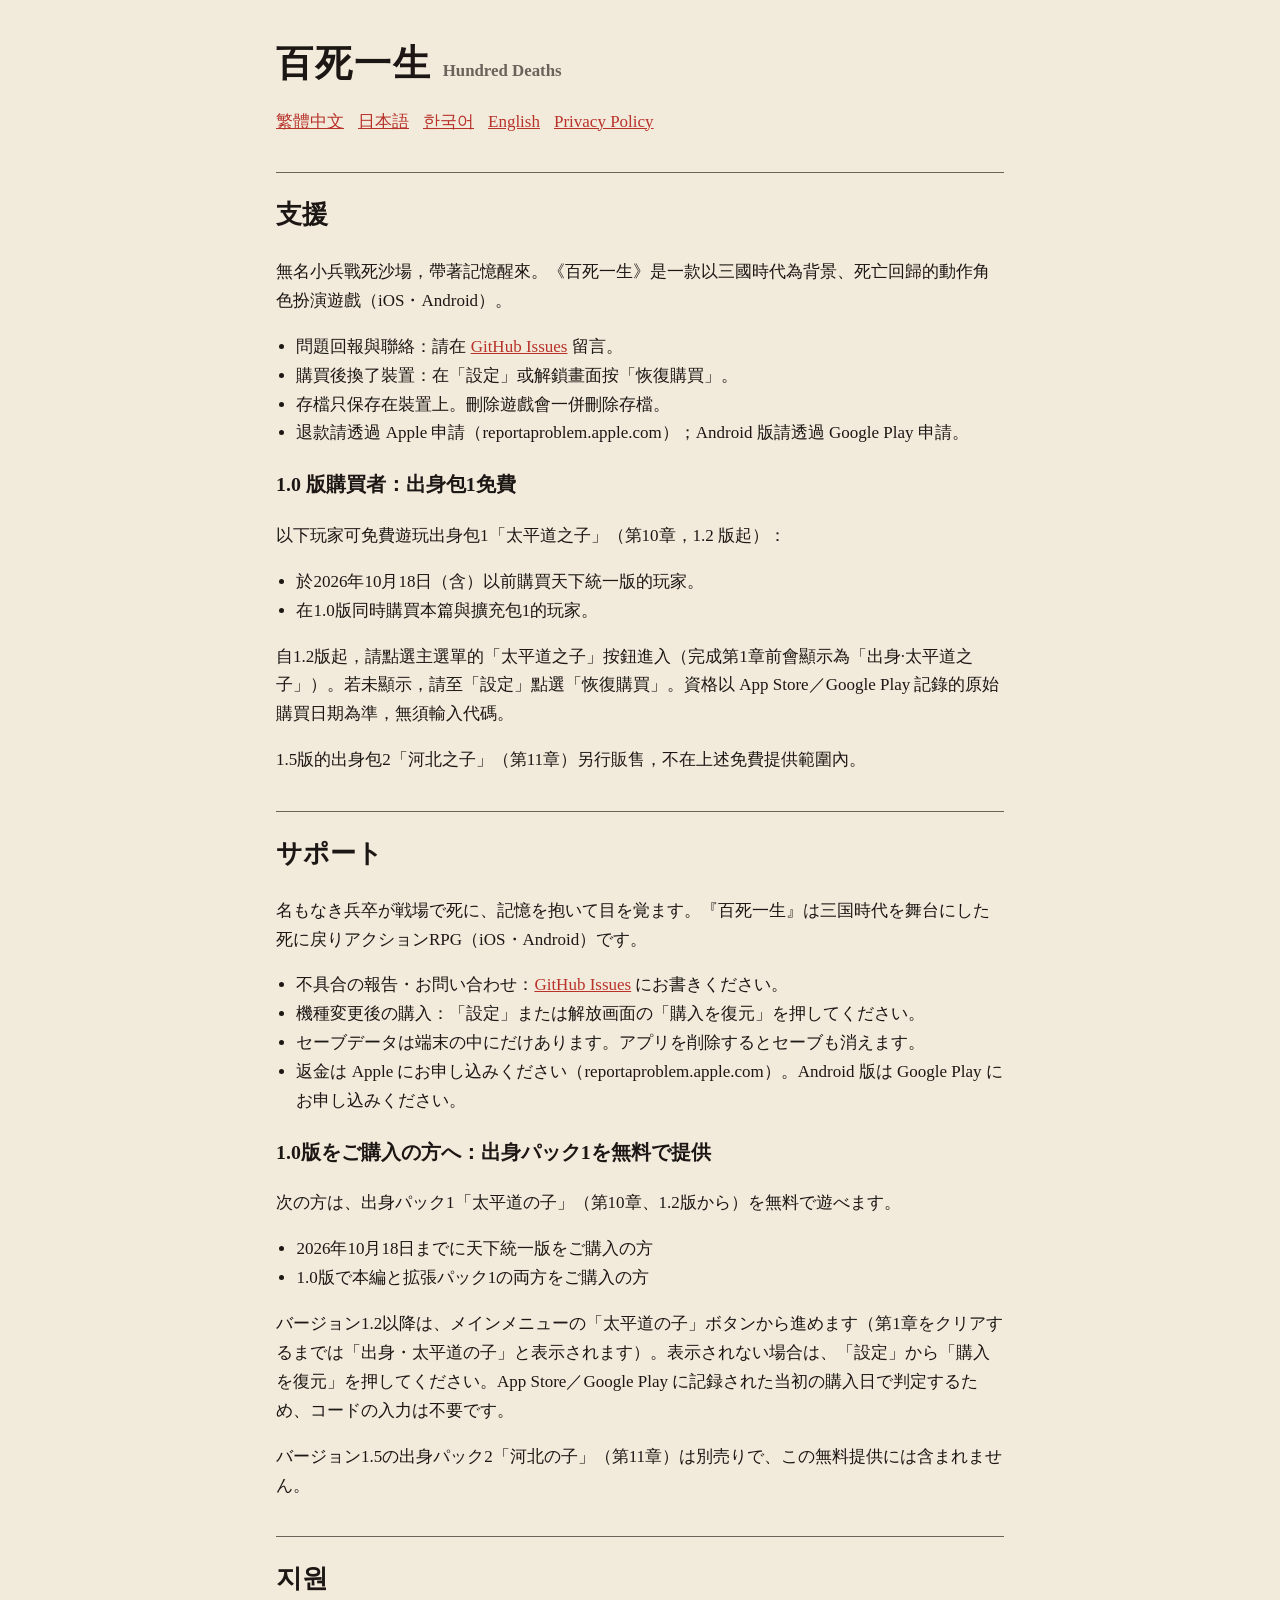
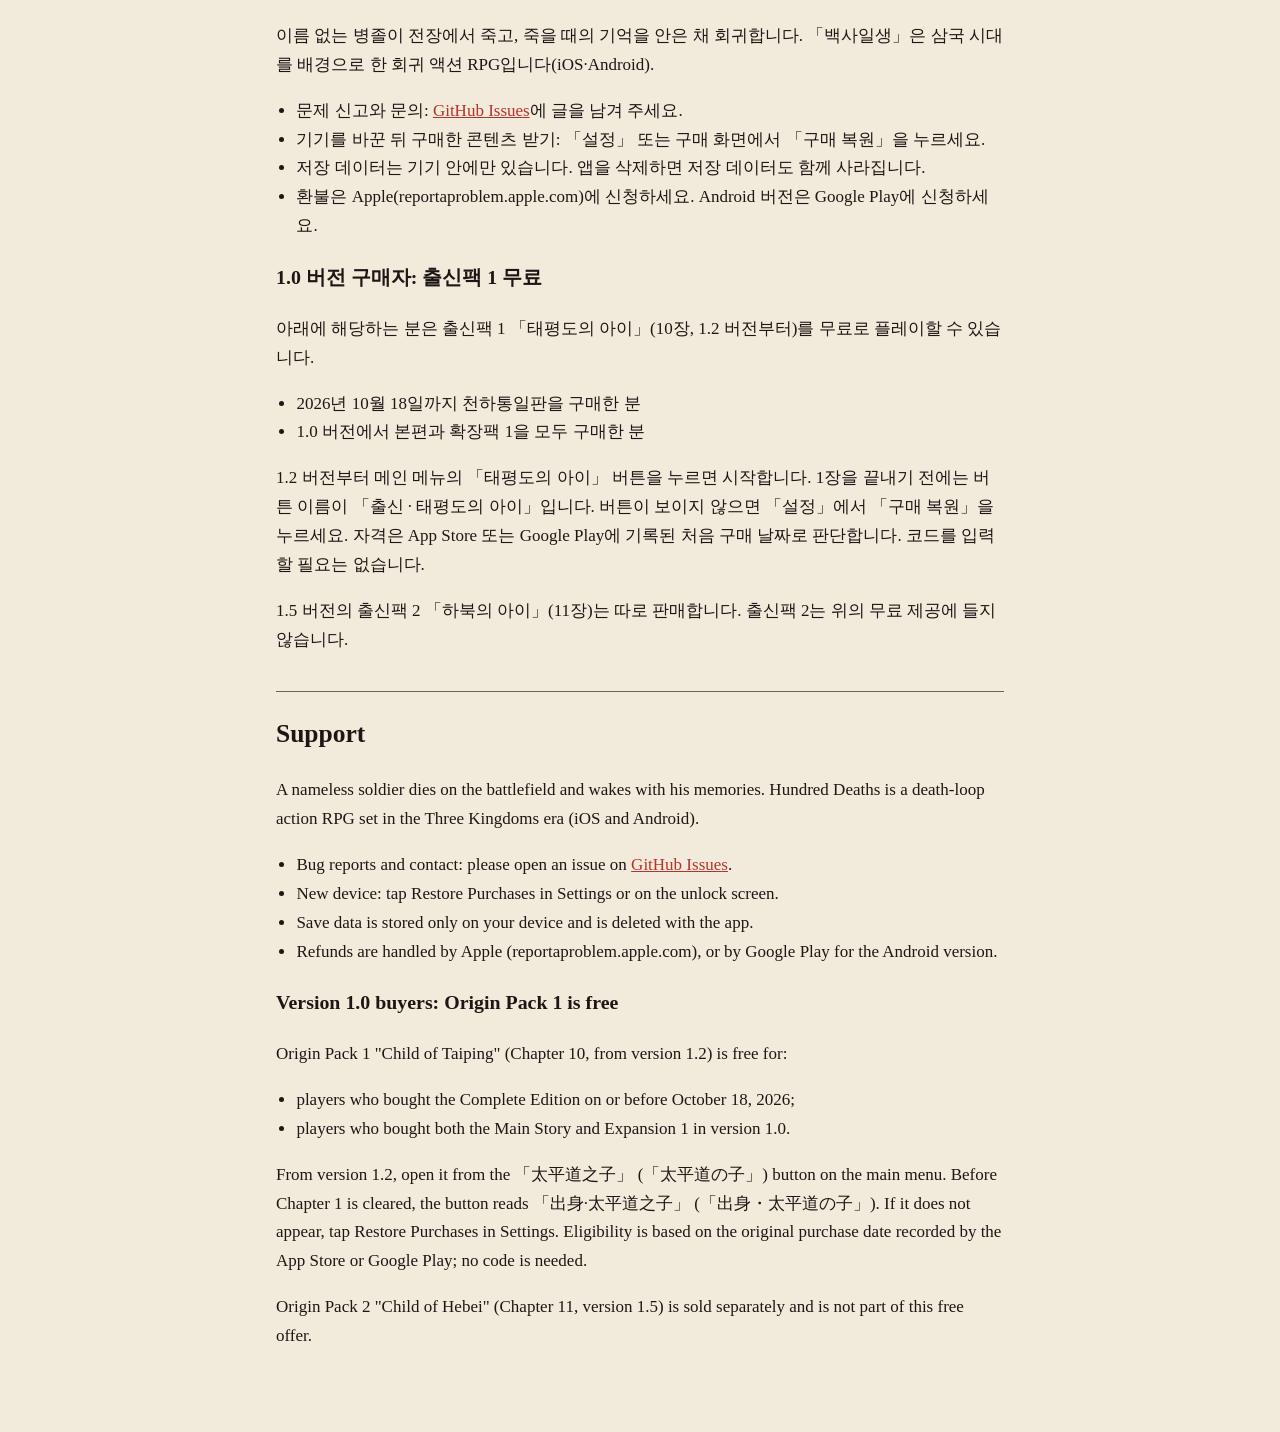
<file: index.html>
<!doctype html>
<html lang="zh-Hant">
<head>
<meta charset="utf-8">
<meta name="viewport" content="width=device-width, initial-scale=1">
<title>百死一生 Hundred Deaths · Support</title>
<link rel="stylesheet" href="style.css">
</head>
<body>
<main>
<h1>百死一生 <small>Hundred Deaths</small></h1>
<nav><a href="#zh">繁體中文</a><a href="#ja">日本語</a><a href="#ko">한국어</a><a href="#en">English</a><a href="privacy.html">Privacy Policy</a></nav>

<section id="zh">
<h2>支援</h2>
<p>無名小兵戰死沙場，帶著記憶醒來。《百死一生》是一款以三國時代為背景、死亡回歸的動作角色扮演遊戲（iOS・Android）。</p>
<ul>
<li>問題回報與聯絡：請在 <a href="https://github.com/SeungbinBaik/baeksailsaeng/issues">GitHub Issues</a> 留言。</li>
<li>購買後換了裝置：在「設定」或解鎖畫面按「恢復購買」。</li>
<li>存檔只保存在裝置上。刪除遊戲會一併刪除存檔。</li>
<li>退款請透過 Apple 申請（reportaproblem.apple.com）；Android 版請透過 Google Play 申請。</li>
</ul>
<h3>1.0 版購買者：出身包1免費</h3>
<p>以下玩家可免費遊玩出身包1「太平道之子」（第10章，1.2 版起）：</p>
<ul>
<li>於2026年10月18日（含）以前購買天下統一版的玩家。</li>
<li>在1.0版同時購買本篇與擴充包1的玩家。</li>
</ul>
<p>自1.2版起，請點選主選單的「太平道之子」按鈕進入（完成第1章前會顯示為「出身·太平道之子」）。若未顯示，請至「設定」點選「恢復購買」。資格以 App Store／Google Play 記錄的原始購買日期為準，無須輸入代碼。</p>
<p>1.5版的出身包2「河北之子」（第11章）另行販售，不在上述免費提供範圍內。</p>
</section>

<section id="ja">
<h2>サポート</h2>
<p>名もなき兵卒が戦場で死に、記憶を抱いて目を覚ます。『百死一生』は三国時代を舞台にした死に戻りアクションRPG（iOS・Android）です。</p>
<ul>
<li>不具合の報告・お問い合わせ：<a href="https://github.com/SeungbinBaik/baeksailsaeng/issues">GitHub Issues</a> にお書きください。</li>
<li>機種変更後の購入：「設定」または解放画面の「購入を復元」を押してください。</li>
<li>セーブデータは端末の中にだけあります。アプリを削除するとセーブも消えます。</li>
<li>返金は Apple にお申し込みください（reportaproblem.apple.com）。Android 版は Google Play にお申し込みください。</li>
</ul>
<h3>1.0版をご購入の方へ：出身パック1を無料で提供</h3>
<p>次の方は、出身パック1「太平道の子」（第10章、1.2版から）を無料で遊べます。</p>
<ul>
<li>2026年10月18日までに天下統一版をご購入の方</li>
<li>1.0版で本編と拡張パック1の両方をご購入の方</li>
</ul>
<p>バージョン1.2以降は、メインメニューの「太平道の子」ボタンから進めます（第1章をクリアするまでは「出身・太平道の子」と表示されます）。表示されない場合は、「設定」から「購入を復元」を押してください。App Store／Google Play に記録された当初の購入日で判定するため、コードの入力は不要です。</p>
<p>バージョン1.5の出身パック2「河北の子」（第11章）は別売りで、この無料提供には含まれません。</p>
</section>

<section id="ko" lang="ko">
<h2>지원</h2>
<p>이름 없는 병졸이 전장에서 죽고, 죽을 때의 기억을 안은 채 회귀합니다. 「백사일생」은 삼국 시대를 배경으로 한 회귀 액션 RPG입니다(iOS·Android).</p>
<ul>
<li>문제 신고와 문의: <a href="https://github.com/SeungbinBaik/baeksailsaeng/issues">GitHub Issues</a>에 글을 남겨 주세요.</li>
<li>기기를 바꾼 뒤 구매한 콘텐츠 받기: 「설정」 또는 구매 화면에서 「구매 복원」을 누르세요.</li>
<li>저장 데이터는 기기 안에만 있습니다. 앱을 삭제하면 저장 데이터도 함께 사라집니다.</li>
<li>환불은 Apple(reportaproblem.apple.com)에 신청하세요. Android 버전은 Google Play에 신청하세요.</li>
</ul>
<h3>1.0 버전 구매자: 출신팩 1 무료</h3>
<p>아래에 해당하는 분은 출신팩 1 「태평도의 아이」(10장, 1.2 버전부터)를 무료로 플레이할 수 있습니다.</p>
<ul>
<li>2026년 10월 18일까지 천하통일판을 구매한 분</li>
<li>1.0 버전에서 본편과 확장팩 1을 모두 구매한 분</li>
</ul>
<p>1.2 버전부터 메인 메뉴의 「태평도의 아이」 버튼을 누르면 시작합니다. 1장을 끝내기 전에는 버튼 이름이 「출신 · 태평도의 아이」입니다. 버튼이 보이지 않으면 「설정」에서 「구매 복원」을 누르세요. 자격은 App Store 또는 Google Play에 기록된 처음 구매 날짜로 판단합니다. 코드를 입력할 필요는 없습니다.</p>
<p>1.5 버전의 출신팩 2 「하북의 아이」(11장)는 따로 판매합니다. 출신팩 2는 위의 무료 제공에 들지 않습니다.</p>
</section>

<section id="en">
<h2>Support</h2>
<p>A nameless soldier dies on the battlefield and wakes with his memories. Hundred Deaths is a death-loop action RPG set in the Three Kingdoms era (iOS and Android).</p>
<ul>
<li>Bug reports and contact: please open an issue on <a href="https://github.com/SeungbinBaik/baeksailsaeng/issues">GitHub Issues</a>.</li>
<li>New device: tap Restore Purchases in Settings or on the unlock screen.</li>
<li>Save data is stored only on your device and is deleted with the app.</li>
<li>Refunds are handled by Apple (reportaproblem.apple.com), or by Google Play for the Android version.</li>
</ul>
<h3>Version 1.0 buyers: Origin Pack 1 is free</h3>
<p>Origin Pack 1 "Child of Taiping" (Chapter 10, from version 1.2) is free for:</p>
<ul>
<li>players who bought the Complete Edition on or before October 18, 2026;</li>
<li>players who bought both the Main Story and Expansion 1 in version 1.0.</li>
</ul>
<p>From version 1.2, open it from the 「太平道之子」 (「太平道の子」) button on the main menu. Before Chapter 1 is cleared, the button reads 「出身·太平道之子」 (「出身・太平道の子」). If it does not appear, tap Restore Purchases in Settings. Eligibility is based on the original purchase date recorded by the App Store or Google Play; no code is needed.</p>
<p>Origin Pack 2 "Child of Hebei" (Chapter 11, version 1.5) is sold separately and is not part of this free offer.</p>
</section>
</main>
</body>
</html>
</file>
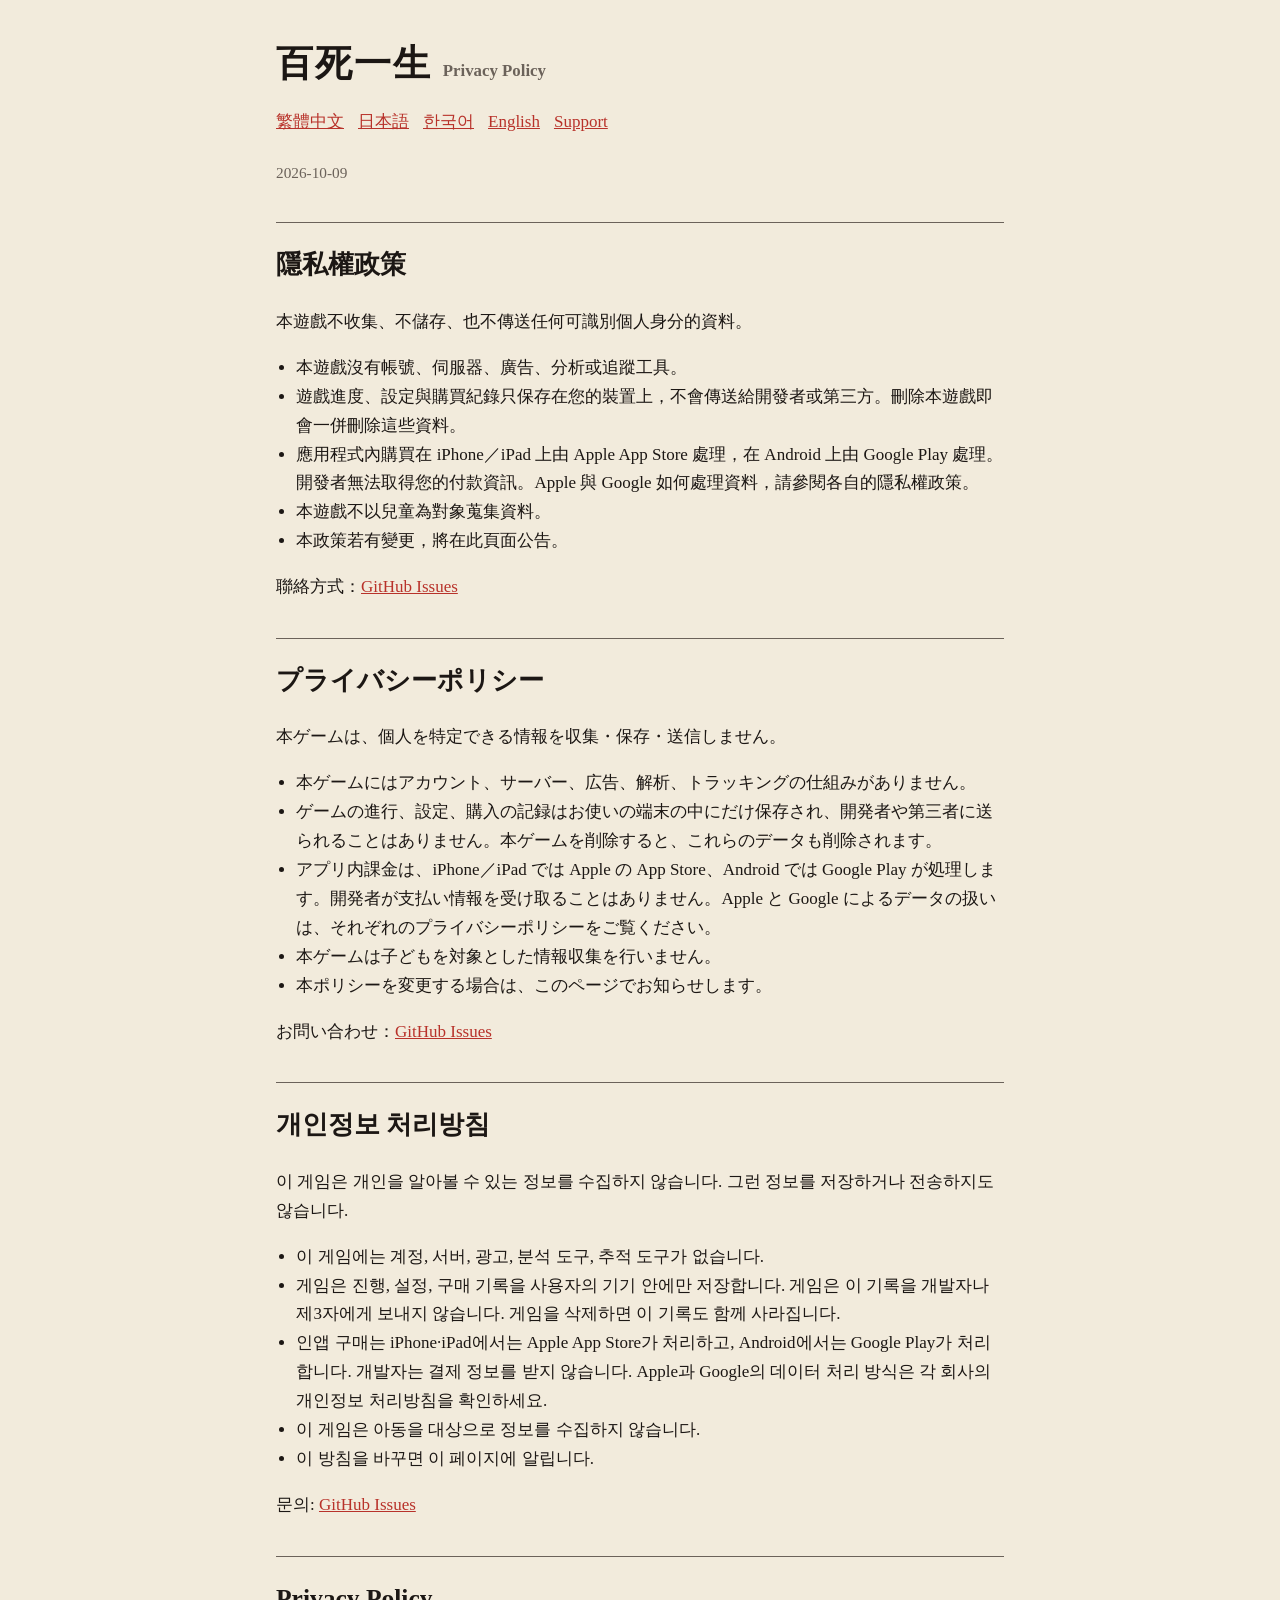
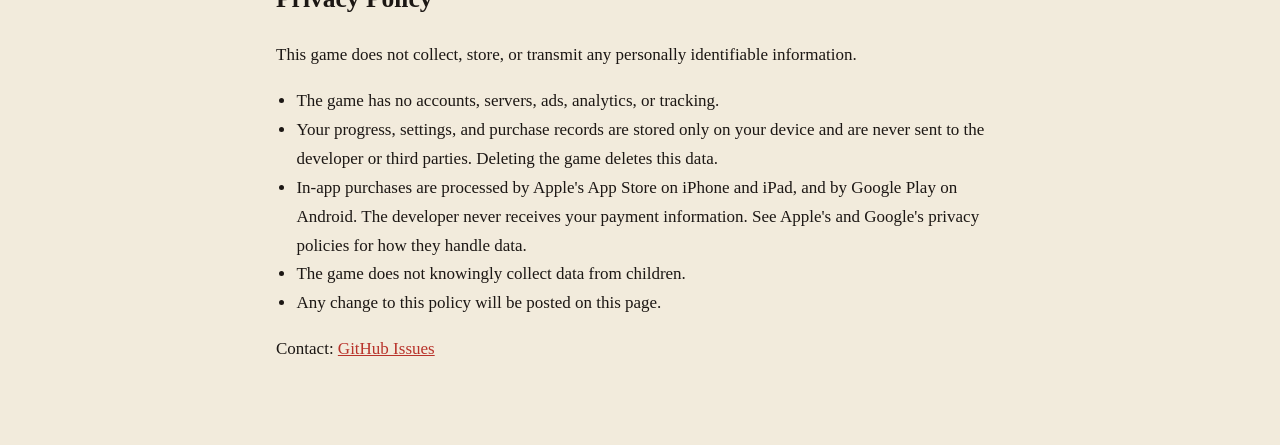
<file: privacy.html>
<!doctype html>
<html lang="zh-Hant">
<head>
<meta charset="utf-8">
<meta name="viewport" content="width=device-width, initial-scale=1">
<title>百死一生 Hundred Deaths · Privacy Policy</title>
<link rel="stylesheet" href="style.css">
</head>
<body>
<main>
<h1>百死一生 <small>Privacy Policy</small></h1>
<nav><a href="#zh">繁體中文</a><a href="#ja">日本語</a><a href="#ko">한국어</a><a href="#en">English</a><a href="index.html">Support</a></nav>
<p class="lang">2026-10-09</p>

<section id="zh">
<h2>隱私權政策</h2>
<p>本遊戲不收集、不儲存、也不傳送任何可識別個人身分的資料。</p>
<ul>
<li>本遊戲沒有帳號、伺服器、廣告、分析或追蹤工具。</li>
<li>遊戲進度、設定與購買紀錄只保存在您的裝置上，不會傳送給開發者或第三方。刪除本遊戲即會一併刪除這些資料。</li>
<li>應用程式內購買在 iPhone／iPad 上由 Apple App Store 處理，在 Android 上由 Google Play 處理。開發者無法取得您的付款資訊。Apple 與 Google 如何處理資料，請參閱各自的隱私權政策。</li>
<li>本遊戲不以兒童為對象蒐集資料。</li>
<li>本政策若有變更，將在此頁面公告。</li>
</ul>
<p>聯絡方式：<a href="https://github.com/SeungbinBaik/baeksailsaeng/issues">GitHub Issues</a></p>
</section>

<section id="ja">
<h2>プライバシーポリシー</h2>
<p>本ゲームは、個人を特定できる情報を収集・保存・送信しません。</p>
<ul>
<li>本ゲームにはアカウント、サーバー、広告、解析、トラッキングの仕組みがありません。</li>
<li>ゲームの進行、設定、購入の記録はお使いの端末の中にだけ保存され、開発者や第三者に送られることはありません。本ゲームを削除すると、これらのデータも削除されます。</li>
<li>アプリ内課金は、iPhone／iPad では Apple の App Store、Android では Google Play が処理します。開発者が支払い情報を受け取ることはありません。Apple と Google によるデータの扱いは、それぞれのプライバシーポリシーをご覧ください。</li>
<li>本ゲームは子どもを対象とした情報収集を行いません。</li>
<li>本ポリシーを変更する場合は、このページでお知らせします。</li>
</ul>
<p>お問い合わせ：<a href="https://github.com/SeungbinBaik/baeksailsaeng/issues">GitHub Issues</a></p>
</section>

<section id="ko" lang="ko">
<h2>개인정보 처리방침</h2>
<p>이 게임은 개인을 알아볼 수 있는 정보를 수집하지 않습니다. 그런 정보를 저장하거나 전송하지도 않습니다.</p>
<ul>
<li>이 게임에는 계정, 서버, 광고, 분석 도구, 추적 도구가 없습니다.</li>
<li>게임은 진행, 설정, 구매 기록을 사용자의 기기 안에만 저장합니다. 게임은 이 기록을 개발자나 제3자에게 보내지 않습니다. 게임을 삭제하면 이 기록도 함께 사라집니다.</li>
<li>인앱 구매는 iPhone·iPad에서는 Apple App Store가 처리하고, Android에서는 Google Play가 처리합니다. 개발자는 결제 정보를 받지 않습니다. Apple과 Google의 데이터 처리 방식은 각 회사의 개인정보 처리방침을 확인하세요.</li>
<li>이 게임은 아동을 대상으로 정보를 수집하지 않습니다.</li>
<li>이 방침을 바꾸면 이 페이지에 알립니다.</li>
</ul>
<p>문의: <a href="https://github.com/SeungbinBaik/baeksailsaeng/issues">GitHub Issues</a></p>
</section>

<section id="en">
<h2>Privacy Policy</h2>
<p>This game does not collect, store, or transmit any personally identifiable information.</p>
<ul>
<li>The game has no accounts, servers, ads, analytics, or tracking.</li>
<li>Your progress, settings, and purchase records are stored only on your device and are never sent to the developer or third parties. Deleting the game deletes this data.</li>
<li>In-app purchases are processed by Apple's App Store on iPhone and iPad, and by Google Play on Android. The developer never receives your payment information. See Apple's and Google's privacy policies for how they handle data.</li>
<li>The game does not knowingly collect data from children.</li>
<li>Any change to this policy will be posted on this page.</li>
</ul>
<p>Contact: <a href="https://github.com/SeungbinBaik/baeksailsaeng/issues">GitHub Issues</a></p>
</section>
</main>
</body>
</html>
</file>
<file: style.css>
:root { --ink: #1c1714; --paper: #f2ebdc; --red: #b8322a; --muted: #6b625a; }
@media (prefers-color-scheme: dark) { :root { --ink: #ece4d4; --paper: #1b1714; --red: #e0685f; --muted: #a59a8d; } }
* { box-sizing: border-box; }
body { margin: 0; background: var(--paper); color: var(--ink); font: 17px/1.7 "Noto Serif", "Hiragino Mincho ProN", "PMingLiU", serif; }
main { max-width: 760px; margin: 0 auto; padding: 32px 16px 64px; }
h1 { font-size: 2.2em; margin: 0 0 4px; letter-spacing: .05em; }
h1 small { font-size: .45em; color: var(--muted); letter-spacing: 0; }
h2 { border-top: 1px solid var(--muted); padding-top: 20px; margin-top: 36px; }
nav a, a { color: var(--red); }
nav { margin: 12px 0 24px; display: flex; gap: 14px; flex-wrap: wrap; }
.lang { font-size: .9em; color: var(--muted); }
ul { padding-left: 1.2em; }
</file>
